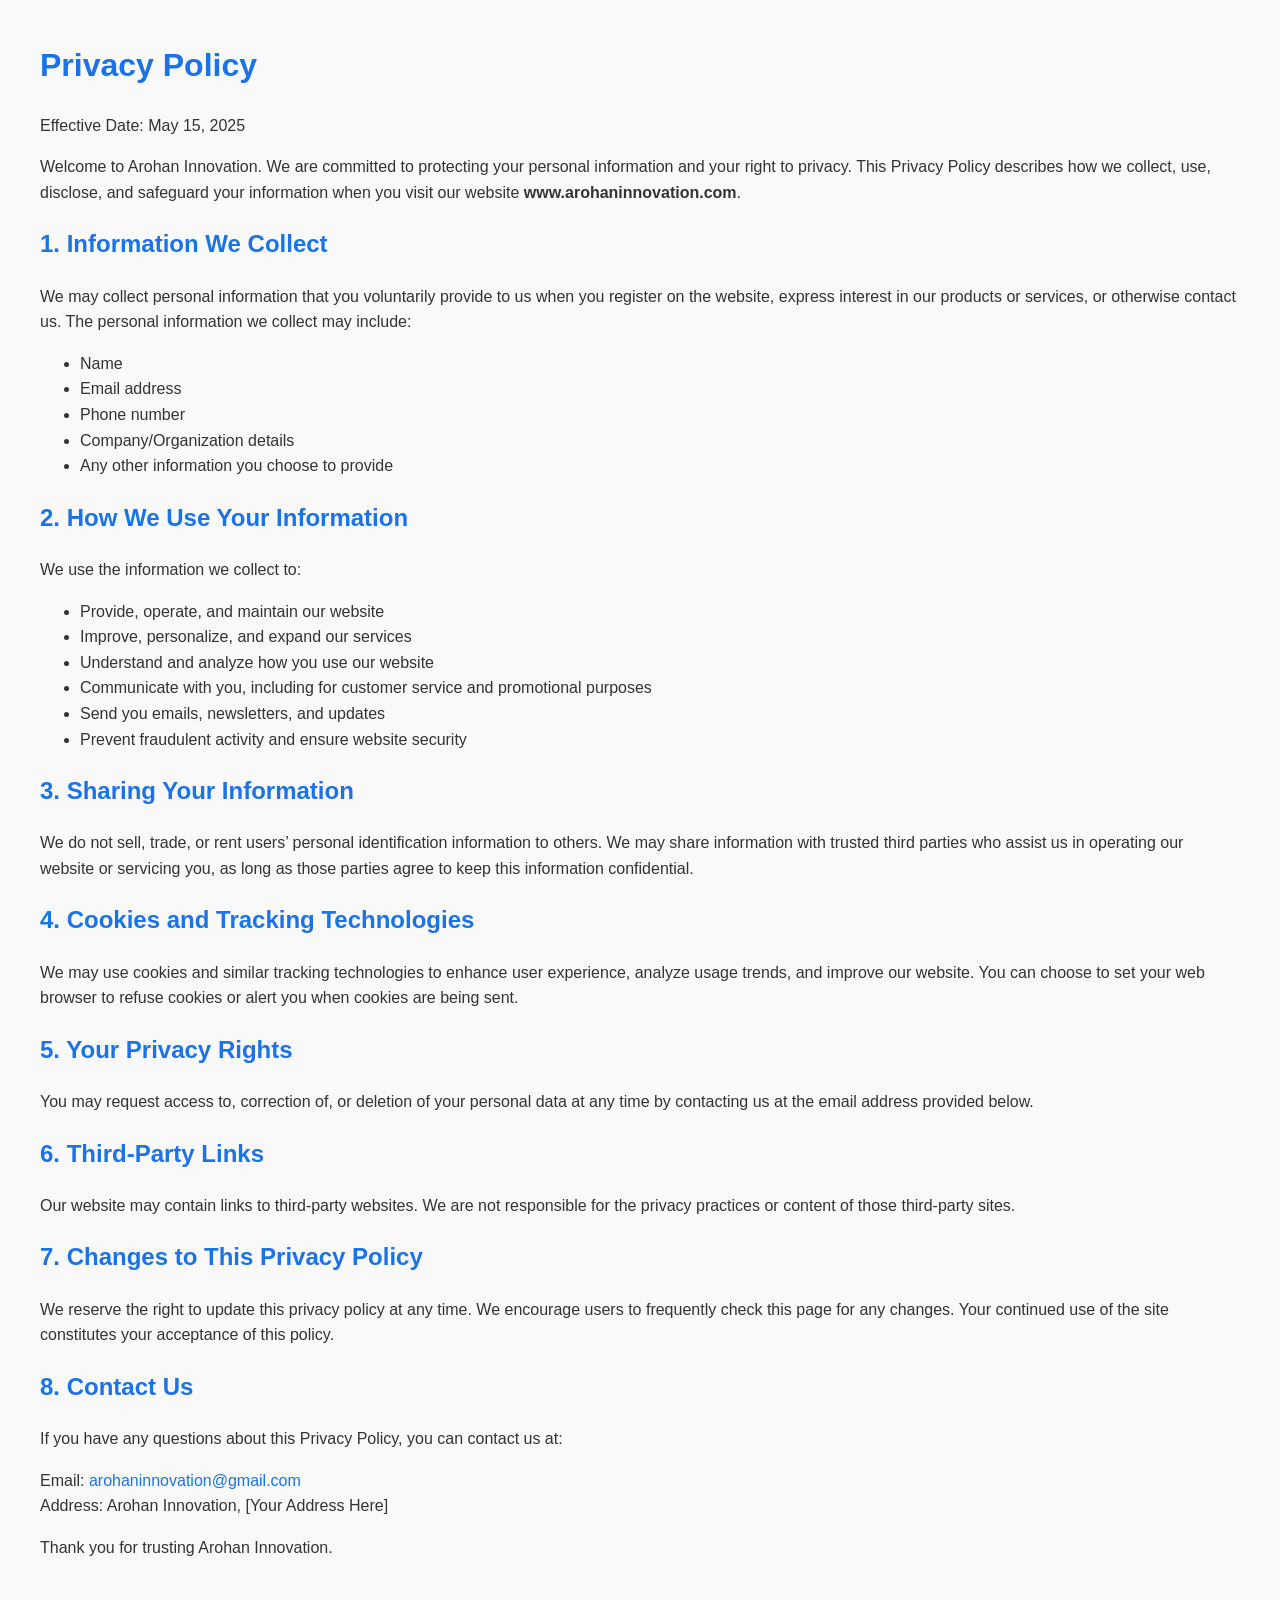
<file: privacy.html>
<!DOCTYPE html>
<html lang="en">
<head>
    <meta charset="UTF-8">
    <meta name="viewport" content="width=device-width, initial-scale=1.0">
    <title>Privacy Policy | Arohan Innovation</title>
    <style>
        body {
            font-family: Arial, sans-serif;
            margin: 40px;
            background-color: #f9f9f9;
            color: #333;
            line-height: 1.6;
        }
        h1, h2 {
            color: #1a73e8;
        }
        a {
            color: #1a73e8;
            text-decoration: none;
        }
    </style>
</head>
<body>
    <h1>Privacy Policy</h1>
    <p>Effective Date: May 15, 2025</p>

    <p>Welcome to Arohan Innovation. We are committed to protecting your personal information and your right to privacy. This Privacy Policy describes how we collect, use, disclose, and safeguard your information when you visit our website <strong>www.arohaninnovation.com</strong>.</p>

    <h2>1. Information We Collect</h2>
    <p>We may collect personal information that you voluntarily provide to us when you register on the website, express interest in our products or services, or otherwise contact us. The personal information we collect may include:</p>
    <ul>
        <li>Name</li>
        <li>Email address</li>
        <li>Phone number</li>
        <li>Company/Organization details</li>
        <li>Any other information you choose to provide</li>
    </ul>

    <h2>2. How We Use Your Information</h2>
    <p>We use the information we collect to:</p>
    <ul>
        <li>Provide, operate, and maintain our website</li>
        <li>Improve, personalize, and expand our services</li>
        <li>Understand and analyze how you use our website</li>
        <li>Communicate with you, including for customer service and promotional purposes</li>
        <li>Send you emails, newsletters, and updates</li>
        <li>Prevent fraudulent activity and ensure website security</li>
    </ul>

    <h2>3. Sharing Your Information</h2>
    <p>We do not sell, trade, or rent users’ personal identification information to others. We may share information with trusted third parties who assist us in operating our website or servicing you, as long as those parties agree to keep this information confidential.</p>

    <h2>4. Cookies and Tracking Technologies</h2>
    <p>We may use cookies and similar tracking technologies to enhance user experience, analyze usage trends, and improve our website. You can choose to set your web browser to refuse cookies or alert you when cookies are being sent.</p>

    
    <h2>5. Your Privacy Rights</h2>
    <p>You may request access to, correction of, or deletion of your personal data at any time by contacting us at the email address provided below.</p>

    <h2>6. Third-Party Links</h2>
    <p>Our website may contain links to third-party websites. We are not responsible for the privacy practices or content of those third-party sites.</p>

    <h2>7. Changes to This Privacy Policy</h2>
    <p>We reserve the right to update this privacy policy at any time. We encourage users to frequently check this page for any changes. Your continued use of the site constitutes your acceptance of this policy.</p>

    <h2>8. Contact Us</h2>
    <p>If you have any questions about this Privacy Policy, you can contact us at:</p>
    <p>Email: <a href="mailto:arohaninnovation@gmail.com">arohaninnovation@gmail.com</a><br>
       Address: Arohan Innovation, [Your Address Here]</p>

    <p>Thank you for trusting Arohan Innovation.</p>
</body>
</html>
</file>
